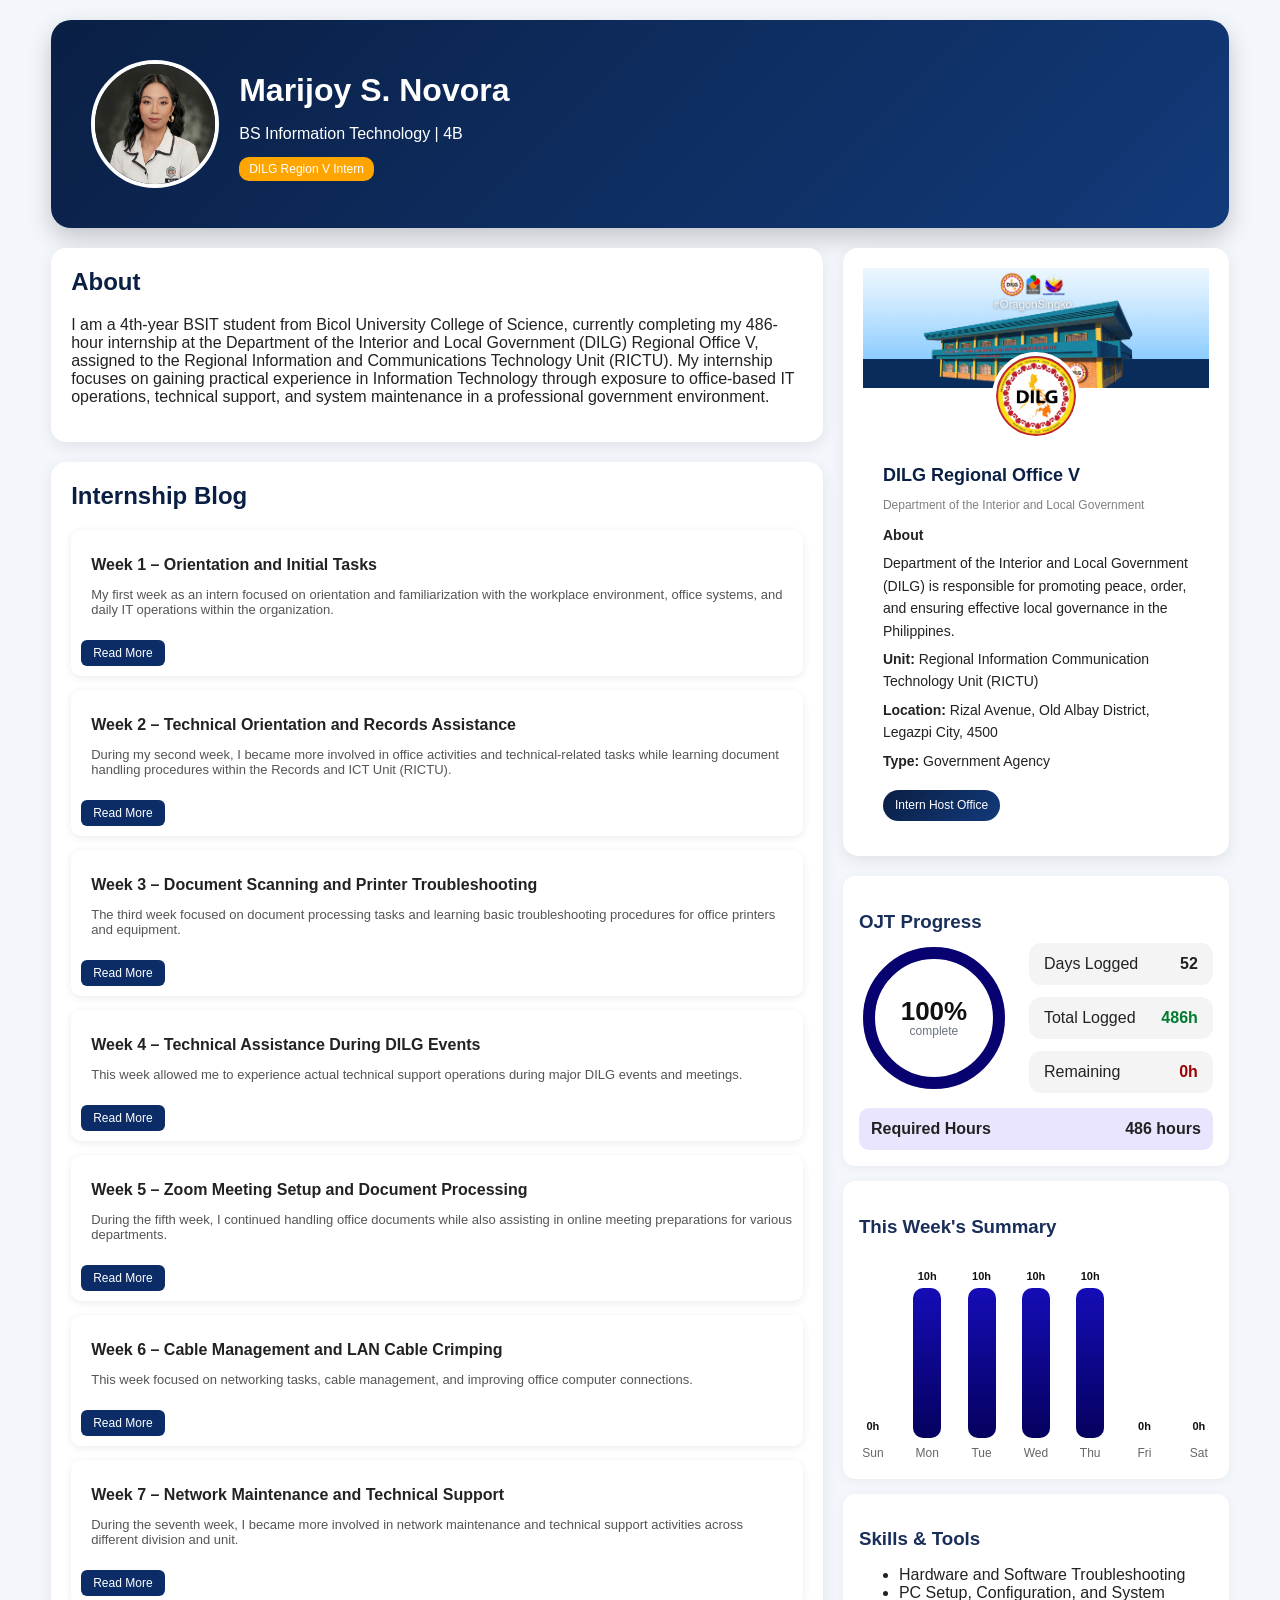
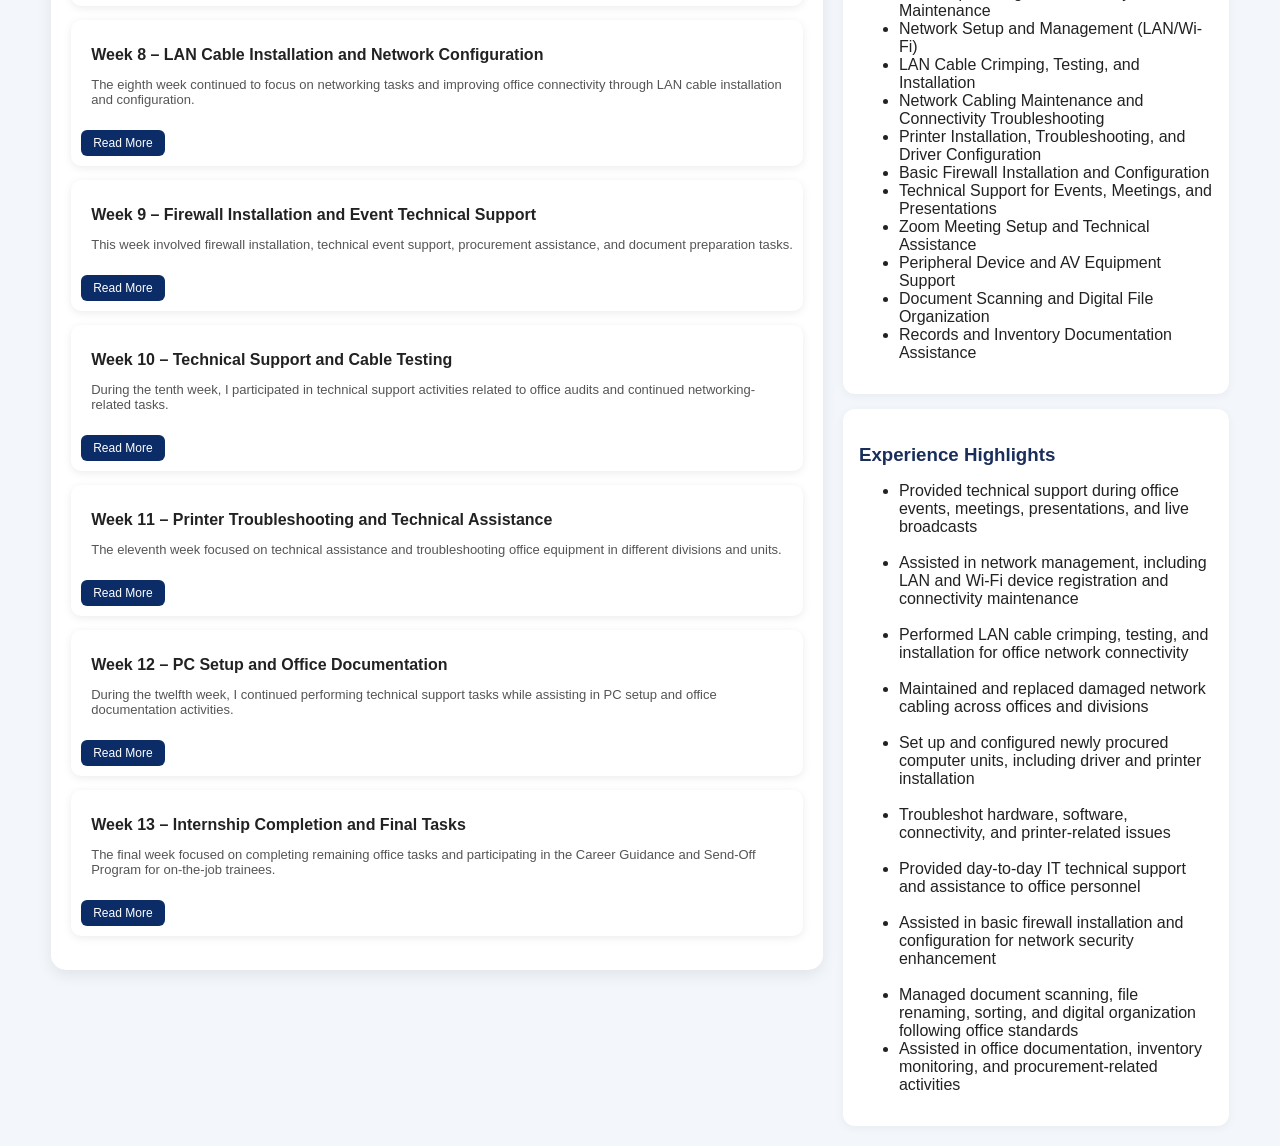
<file: index.html>
<!DOCTYPE html> 
<html> 
    <head> 
        <title>My Internship Blog</title> 
        <link rel="stylesheet" href="style.css"> </head> 

        <body>
            <div class="container">
            
                <!-- TOP PROFILE SECTION -->
                <div class="top-card">
                    <img src="images/profile.jpg" class="profile-img">
            
                    <div class="profile-info">
                        <h1>Marijoy S. Novora</h1>
                        <p>BS Information Technology | 4B</p>
                        <span class="badge"> DILG Region V Intern</span>
                    </div>
                </div>
            
                <!-- MAIN GRID -->
                <div class="grid">
            
                    <!-- LEFT CONTENT -->
                    <div class="main">
            
                        <div class="card">
                            <h2>About</h2>
                            <p>
                              <p>
                                I am a 4th-year BSIT student from Bicol University College of Science, currently completing my 486-hour internship at the Department of the Interior and Local Government (DILG) Regional Office V, assigned to the Regional Information and Communications Technology Unit (RICTU). My internship focuses on gaining practical experience in Information Technology through exposure to office-based IT operations, technical support, and system maintenance in a professional government environment.
                              </p>
                        </div>
            
                        <div class="card">
                            <h2>Internship Blog</h2>

                            <!-- WEEK 1-->
                            <div class="week-card">
                                <h3>Week 1 – Orientation and Initial Tasks</h3>
                              
                                <!-- SHORT PREVIEW -->
                                <p class="preview">
                                  My first week as an intern focused on orientation and familiarization with the workplace environment, office systems, and daily IT operations within the organization.
                                </p>
                              
                                <!-- FULL CONTENT (hidden initially) -->
                                <div class="full-content hidden">
                              
                                  <p><strong>Introduction</strong></p>
                                  <p>
                                    My first week as an intern focused on orientation and familiarization with the workplace environment, office systems, and daily IT operations within the organization. I was introduced to different departments and gained an overview of their functions, responsibilities, and workflows.
                                  </p>
                              
                                  <p><strong>Tasks Accomplished</strong></p>
                                  <p>
                                    During this week, I attended the office orientation and observed the daily operations of the IT unit. I was assigned to organize office and computer equipment, including tools and peripherals used in various tasks and activities. In addition, I visited different departments and units to become more familiar with the workplace environment, personnel, and office processes. These activities helped me understand how each department contributes to the organization’s overall operations.
                                  </p>
                              
                                  <!-- IMAGES SECTION -->
                                  <div class="image-grid">
                                    <img src="Gallery/w1.1.jpg" alt="task 1">
                                    <img src="Gallery/w1.2.jpeg" alt="task 2">
                                    <img src="Gallery/w1.3.jpg" alt="task 3">
                                    <img src="Gallery/w1.4.jpg" alt="task 4">
                                  </div>
                              
                                  <p><strong>Learnings and Reflection</strong></p>
                                  <p>
                                    This week provided me with valuable insights into workplace professionalism, teamwork, and office organization. I learned the importance of maintaining an organized work environment and gained a better understanding of how the IT department supports the daily functions of the organization.
                                  </p>
                              
                                </div>
                              
                                <!-- BUTTON -->
                                <button class="read-more-btn" onclick="toggleReadMore(this)">
                                  Read More
                                </button>
                              </div>

                              <!-- WEEK 2-->
                              <div class="week-card">
                                <h3>Week 2 – Technical Orientation and Records Assistance</h3>
                              
                                <!-- SHORT PREVIEW -->
                                <p class="preview">
                                  During my second week, I became more involved in office activities and technical-related tasks while learning document handling procedures within the Records and ICT Unit (RICTU).
                                </p>
                              
                                <!-- FULL CONTENT (hidden initially) -->
                                <div class="full-content hidden">
                              
                                  <p><strong>Introduction</strong></p>
                                  <p>
                                    During my second week, I became more involved in office activities and technical-related tasks. I was introduced to document handling procedures and learned the proper workflow within the Records and ICT Unit (RICTU).
                                  </p>
                              
                                  <p><strong>Tasks Accomplished</strong></p>
                                  <p>
                                    I attended the Monthly Convocation for the Month of March and assisted in preparing technical equipment used during office activities. I was also assigned to receive and organize papers and documents in the Records Unit. Furthermore, I was oriented on how to properly scan, rename, and sort documents following the office standards and filing procedures.
                                  </p>
                              
                                  <!-- IMAGES SECTION -->
                                  <div class="image-grid">
                                    <img src="Gallery/w2.1.jpg" alt="task 1">
                                    <img src="Gallery/w2.2.jpg" alt="task 2">
                                    <img src="Gallery/w2.3.jpg" alt="task 3">
                                    <img src="Gallery/w2.4.jpg" alt="task 4">
                                  </div>
                              
                                  <p><strong>Learnings and Reflection</strong></p>
                                  <p>
                                    This week enhanced my understanding of document management and administrative processes. I learned the importance of accuracy, organization, and proper file handling in maintaining efficient office operations.
                                  </p>
                              
                                </div>
                              
                                <!-- BUTTON -->
                                <button class="read-more-btn" onclick="toggleReadMore(this)">
                                  Read More
                                </button>
                              </div>

                              <!-- WEEK 3-->
                              <div class="week-card">
                                <h3>Week 3 – Document Scanning and Printer Troubleshooting</h3>
                              
                                <!-- SHORT PREVIEW -->
                                <p class="preview">
                                  The third week focused on document processing tasks and learning basic troubleshooting procedures for office printers and equipment.
                                </p>
                              
                                <!-- FULL CONTENT (hidden initially) -->
                                <div class="full-content hidden">
                              
                                  <p><strong>Introduction</strong></p>
                                  <p>
                                    The third week focused on document processing and learning basic troubleshooting procedures for office equipment.
                              
                                  <p><strong>Tasks Accomplished</strong></p>
                                  <p>
                                    I officially started scanning and organizing office documents assigned by the department. I carefully followed the proper naming and sorting procedures to ensure accurate documentation. In addition, I learned how to troubleshoot and reset printers used in the office.
                                  </p>
                              
                                  <!-- IMAGES SECTION -->
                                  <div class="image-grid">
                                    <img src="Gallery/w3.1.jpg" alt="task 1">
                                    <img src="Gallery/w3.2.jpeg" alt="task 2">
                                    <img src="Gallery/w3.3.jpg" alt="task 3">
                                    <img src="Gallery/w3.4.jpg" alt="task 4">
                                  </div>
                              
                                  <p><strong>Learnings and Reflection</strong></p>
                                  <p>
                                    Through these activities, I improved my attention to detail and developed patience in handling repetitive yet important tasks. I also gained practical knowledge in troubleshooting office equipment, particularly printers.
                                  </p>
                              
                                </div>
                              
                                <!-- BUTTON -->
                                <button class="read-more-btn" onclick="toggleReadMore(this)">
                                  Read More
                                </button>
                              </div>
                              
                              <!-- WEEK 4-->
                              <div class="week-card">
                                <h3>Week 4 – Technical Assistance During DILG Events</h3>
                              
                                <!-- SHORT PREVIEW -->
                                <p class="preview">
                                  This week allowed me to experience actual technical support operations during major DILG events and meetings.
                                </p>
                              
                                <!-- FULL CONTENT (hidden initially) -->
                                <div class="full-content hidden">
                              
                                  <p><strong>Introduction</strong></p>
                                  <p>
                                    This week allowed me to experience actual event technical support and coordination during major DILG activities.
                                  </p>
                              
                                  <p><strong>Tasks Accomplished</strong></p>
                                  <p>
                                    I assisted as part of the technical support team during the Philippine Open Government Partnership 1st Quarter Steering Committee Meeting held at Vela Hotel. I also provided technical assistance during the RDRRMC – Disaster Preparedness Committee 1st Quarter Meeting. My responsibilities included equipment setup, monitoring technical operations, and ensuring the smooth flow of presentations and audio-visual requirements.
                                  </p>
                              
                                  <!-- IMAGES SECTION -->
                                  <div class="image-grid">
                                    <img src="Gallery/w4.1.jpg" alt="task 1">
                                    <img src="Gallery/w4.2.jpg" alt="task 2">
                                    <img src="Gallery/w4.3.jpg" alt="task 3">
                                    <img src="Gallery/w4.4.jpg" alt="task 4">
                                  </div>
                              
                                  <p><strong>Learnings and Reflection</strong></p>
                                  <p>
                                    This experience improved my communication and teamwork skills while exposing me to actual technical event operations. I learned the importance of preparation, coordination, and technical readiness during formal events.
                                  </p>
                              
                                </div>
                              
                                <!-- BUTTON -->
                                <button class="read-more-btn" onclick="toggleReadMore(this)">
                                  Read More
                                </button>
                              </div>

                              <!-- WEEK 5-->
                              <div class="week-card">
                                <h3>Week 5 – Zoom Meeting Setup and Document Processing</h3>
                              
                                <!-- SHORT PREVIEW -->
                                <p class="preview">
                                  During the fifth week, I continued handling office documents while also assisting in online meeting preparations for various departments.
                                </p>
                              
                                <!-- FULL CONTENT (hidden initially) -->
                                <div class="full-content hidden">
                              
                                  <p><strong>Introduction</strong></p>
                                  <p>
                                    During the fifth week, I continued handling office documents while also assisting in online meeting preparations for various departments.
                                  </p>
                              
                                  <p><strong>Tasks Accomplished</strong></p>
                                  <p>
                                    I continued scanning and organizing office documents to maintain proper digital records. Additionally, I assisted in setting up Zoom meetings and preparing technical equipment required for online events and departmental activities.
                                  </p>
                              
                                  <!-- IMAGES SECTION -->
                                  <div class="image-grid">
                                    <img src="Gallery/w5.1.jpg" alt="task 1">
                                    <img src="Gallery/w5.2.jpg" alt="task 2">
                                    <img src="Gallery/w5.3.jpg" alt="task 3">
                                    <img src="Gallery/w5.4.jpg" alt="task 4">
                                  </div>
                              
                                  <p><strong>Learnings and Reflection</strong></p>
                                  <p>
                                    This week enhanced my technical setup skills and increased my confidence in handling virtual meeting platforms. I also improved my ability to multitask and assist in both administrative and technical responsibilities.
                                  </p>
                              
                                </div>
                              
                                <!-- BUTTON -->
                                <button class="read-more-btn" onclick="toggleReadMore(this)">
                                  Read More
                                </button>
                              </div>

                              <!-- WEEK 6-->
                              <div class="week-card">
                                <h3>Week 6 – Cable Management and LAN Cable Crimping</h3>
                              
                                <!-- SHORT PREVIEW -->
                                <p class="preview">
                                  This week focused on networking tasks, cable management, and improving office computer connections.
                                </p>
                              
                                <!-- FULL CONTENT (hidden initially) -->
                                <div class="full-content hidden">
                              
                                  <p><strong>Introduction</strong></p>
                                  <p>
                                    This week focused on networking tasks and improving the organization of office computer connections.
                                  </p>
                              
                                  <p><strong>Tasks Accomplished</strong></p>
                                  <p>
                                    I assisted in organizing tangled cables and fixing PC connections in the BAC Unit to improve workspace organization and connectivity. I also learned how to create and crimp LAN cables for the RICTU server room.
                                  </p>
                              
                                  <!-- IMAGES SECTION -->
                                  <div class="image-grid">
                                    <img src="Gallery/w6.1.jpg" alt="task 1">
                                    <img src="Gallery/w6.2.jpg" alt="task 2">
                                    <img src="Gallery/w6.3.jpg" alt="task 3">
                                    <img src="Gallery/w6.4.jpg" alt="task 4">
                                  </div>
                              
                                  <p><strong>Learnings and Reflection</strong></p>
                                  <p>
                                    This experience strengthened my understanding of basic networking and cable management. I gained hands-on experience in LAN cable crimping and learned the importance of maintaining proper network connections within an office environment.
                                  </p>
                              
                                </div>
                              
                                <!-- BUTTON -->
                                <button class="read-more-btn" onclick="toggleReadMore(this)">
                                  Read More
                                </button>
                              </div>

                              <!-- WEEK 7-->
                              <div class="week-card">
                                <h3>Week 7 – Network Maintenance and Technical Support</h3>
                              
                                <!-- SHORT PREVIEW -->
                                <p class="preview">
                                  During the seventh week, I became more involved in network maintenance and technical support activities across different division and unit.
                                </p>
                              
                                <!-- FULL CONTENT (hidden initially) -->
                                <div class="full-content hidden">
                              
                                  <p><strong>Introduction</strong></p>
                                  <p>
                                    During the seventh week, I became more involved in network-related tasks and technical support activities.
                                  </p>
                              
                                  <p><strong>Tasks Accomplished</strong></p>
                                  <p>
                                    I provided technical assistance during the Convocation for the Month of April. I was also assigned to gather LAN and Wi-Fi addresses of PCs and laptops from the LGMED, GSS, and LGCDD Division. Additionally, I removed damaged LAN cables and installed newly crimped network cables to improve internet connectivity.
                                  </p>
                              
                                  <!-- IMAGES SECTION -->
                                  <div class="image-grid">
                                    <img src="Gallery/w7.1.jpg" alt="task 1">
                                    <img src="Gallery/w7.2.jpg" alt="task 2">
                                    <img src="Gallery/w7.3.jpg" alt="task 3">
                                    <img src="Gallery/w7.4.jpg" alt="task 4">
                                  </div>
                              
                                  <p><strong>Learnings and Reflection</strong></p>
                                  <p>
                                    This week improved my networking knowledge and troubleshooting skills. I learned how proper cable installation and network management contribute to efficient office communication and operations.
                                  </p>
                              
                                </div>
                              
                                <!-- BUTTON -->
                                <button class="read-more-btn" onclick="toggleReadMore(this)">
                                  Read More
                                </button>
                              </div>
                              
                              <!-- WEEK 8-->
                              <div class="week-card">
                                <h3>Week 8 – LAN Cable Installation and Network Configuration</h3>
                              
                                <!-- SHORT PREVIEW -->
                                <p class="preview">
                                  The eighth week continued to focus on networking tasks and improving office connectivity through LAN cable installation and configuration.
                                </p>
                              
                                <!-- FULL CONTENT (hidden initially) -->
                                <div class="full-content hidden">
                              
                                  <p><strong>Introduction</strong></p>
                                  <p>
                                    The eighth week continued to focus on networking tasks and improving office connectivity across different departments.
                                  </p>
                              
                                  <p><strong>Tasks Accomplished</strong></p>
                                  <p>
                                    I gathered LAN and Wi-Fi addresses of PCs and laptops from the RPMO, PDMU, and Legal Unit. I also replaced defective LAN cables and installed newly crimped cables to ensure stable internet and network connections within the offices.
                                  </p>
                              
                                  <!-- IMAGES SECTION -->
                                  <div class="image-grid">
                                    <img src="Gallery/w8.1.jpg" alt="task 1">
                                    <img src="Gallery/w8.2.jpg" alt="task 2">
                                    <img src="Gallery/w8.3.jpg" alt="task 3">
                                    <img src="Gallery/w8.4.jpg" alt="task 4">
                                  </div>
                              
                                  <p><strong>Learnings and Reflection</strong></p>
                                  <p>
                                    This week provided me with additional hands-on experience in network maintenance and cable installation. I also improved my confidence in handling technical tasks independently.
                                  </p>
                              
                                </div>
                              
                                <!-- BUTTON -->
                                <button class="read-more-btn" onclick="toggleReadMore(this)">
                                  Read More
                                </button>
                              </div>

                              <!-- WEEK 9-->
                              <div class="week-card">
                                <h3>Week 9 – Firewall Installation and Event Technical Support</h3>
                              
                                <!-- SHORT PREVIEW -->
                                <p class="preview">
                                  This week involved firewall installation, technical event support, procurement assistance, and document preparation tasks.
                                </p>
                              
                                <!-- FULL CONTENT (hidden initially) -->
                                <div class="full-content hidden">
                              
                                  <p><strong>Introduction</strong></p>
                                  <p>
                                    This week involved both technical setup tasks and participation in office events and procurement-related activities.
                                  </p>
                              
                                  <p><strong>Tasks Accomplished</strong></p>
                                  <p>
                                    I assisted in setting up and installing firewalls on newly procured PC sets to improve network security. I also served as technical support during the CY 2026 LTIA Regional Calibration event. Aside from technical duties, I helped canvass items for procurement and edited supplier requirements and documents submitted through email for the DILG RICTU. I also assisted during the live broadcast of Balangibog Episode 19.
                                  </p>
                              
                                  <!-- IMAGES SECTION -->
                                  <div class="image-grid">
                                    <img src="Gallery/w9.1.jpg" alt="task 1">
                                    <img src="Gallery/w9.2.jpg" alt="task 2">
                                    <img src="Gallery/w9.3.jpg" alt="task 3">
                                    <img src="Gallery/w9.4.jpg" alt="task 4">
                                  </div>
                              
                                  <p><strong>Learnings and Reflection</strong></p>
                                  <p>
                                    This week exposed me to a wider range of technical and administrative responsibilities. I learned the importance of cybersecurity, proper coordination during events, and accurate document preparation in office operations.
                                  </p>
                              
                                </div>
                              
                                <!-- BUTTON -->
                                <button class="read-more-btn" onclick="toggleReadMore(this)">
                                  Read More
                                </button>
                              </div>

                              <!-- WEEK 10-->
                              <div class="week-card">
                                <h3>Week 10 – Technical Support and Cable Testing</h3>
                              
                                <!-- SHORT PREVIEW -->
                                <p class="preview">
                                  During the tenth week, I participated in technical support activities related to office audits and continued networking-related tasks.
                                </p>
                              
                                <!-- FULL CONTENT (hidden initially) -->
                                <div class="full-content hidden">
                              
                                  <p><strong>Introduction</strong></p>
                                  <p>
                                    During the tenth week, I participated in technical support activities related to office audits and continued networking tasks.
                                  </p>
                              
                                  <p><strong>Tasks Accomplished</strong></p>
                                  <p>
                                    I assisted as technical support during the Conduct of Management Audit of the Procurement System of DILG Regional Offices and Management and Operations Audit of the Capacity Development Program of the LG Sector of the Department. I also renamed scanned files following the proper filename format and performed LAN cable crimping and cable testing for newly created network cables.
                                  </p>
                              
                                  <!-- IMAGES SECTION -->
                                  <div class="image-grid">
                                    <img src="Gallery/w10.1.jpg" alt="task 1">
                                    <img src="Gallery/w10.2.jpg" alt="task 2">
                                    <img src="Gallery/w10.3.jpg" alt="task 3">
                                    <img src="Gallery/w10.4.jpg" alt="task 4">
                                  </div>
                              
                                  <p><strong>Learnings and Reflection</strong></p>
                                  <p>
                                    This week enhanced my attention to detail and strengthened my technical troubleshooting skills. I also learned the importance of proper documentation and reliable network connections in maintaining smooth office operations.
                                  </p>
                                </div>
                              
                                <!-- BUTTON -->
                                <button class="read-more-btn" onclick="toggleReadMore(this)">
                                  Read More
                                </button>
                              </div>

                              <!-- WEEK 11-->
                              <div class="week-card">
                                <h3>Week 11 – Printer Troubleshooting and Technical Assistance</h3>
                              
                                <!-- SHORT PREVIEW -->
                                <p class="preview">
                                  The eleventh week focused on technical assistance and troubleshooting office equipment in different divisions and units.
                                </p>
                              
                                <!-- FULL CONTENT (hidden initially) -->
                                <div class="full-content hidden">
                              
                                  <p><strong>Introduction</strong></p>
                                  <p>
                                    The eleventh week focused on technical assistance and troubleshooting office equipment in different Units and Divisions.
                                  </p>
                              
                                  <p><strong>Tasks Accomplished</strong></p>
                                  <p>
                                    I provided technical assistance during the Convocation for the Month of May. I was also assigned to troubleshoot and reset printers in the Commission on Audit Unit. Additionally, I repaired and configured printers in the Office of the Chief Administrative Officer.
                                  </p>
                              
                                  <!-- IMAGES SECTION -->
                                  <div class="image-grid">
                                    <img src="Gallery/w11.1.jpeg" alt="task 1">
                                    <img src="Gallery/w11.2.jpg" alt="task 2">
                                    <img src="Gallery/w11.3.jpg" alt="task 3">
                                    <img src="Gallery/w11.4.jpg" alt="task 4">
                                  </div>
                              
                                  <p><strong>Learnings and Reflection</strong></p>
                                  <p>
                                    This week improved my problem-solving and troubleshooting skills, particularly in handling printers and office equipment. It also increased my confidence in performing technical support tasks and assisting office personnel with their technical concerns.
                                  </p>
                              
                                </div>
                              
                                <!-- BUTTON -->
                                <button class="read-more-btn" onclick="toggleReadMore(this)">
                                  Read More
                                </button>
                              </div>

                              <!-- WEEK 12-->
                              <div class="week-card">
                                <h3>Week 12 – PC Setup and Office Documentation</h3>
                              
                                <!-- SHORT PREVIEW -->
                                <p class="preview">
                                  During the twelfth week, I continued performing technical support tasks while assisting in PC setup and office documentation activities.
                                </p>
                              
                                <!-- FULL CONTENT (hidden initially) -->
                                <div class="full-content hidden">
                              
                                  <p><strong>Introduction</strong></p>
                                  <p>
                                    During the twelfth week, I continued performing technical support tasks while also assisting in office documentation activities.
                                  </p>
                              
                                  <p><strong>Tasks Accomplished</strong></p>
                                  <p>
                                    I assisted in setting up a newly procured PC set in the HR Department and installed the necessary printer drivers to ensure proper functionality and connectivity. In addition, I was assigned to take pictures and document the data cabinets located in different offices and divisions for inventory and monitoring purposes.
                                  </p>>
                              
                                  <!-- IMAGES SECTION -->
                                  <div class="image-grid">
                                    <img src="Gallery/w12.1.jpg" alt="task 1">
                                    <img src="Gallery/w12.2.jpg" alt="task 2">
                                    <img src="Gallery/w12.3.jpg" alt="task 3">
                                    <img src="Gallery/w12.4.jpg" alt="task 4">
                                  </div>
                              
                                  <p><strong>Learnings and Reflection</strong></p>
                                  <p>
                                    This week enhanced my technical setup skills and improved my understanding of hardware and printer configuration. I also learned the importance of proper office documentation and inventory management in maintaining organized workplace operations.
                                  </p>
                              
                                </div>
                              
                                <!-- BUTTON -->
                                <button class="read-more-btn" onclick="toggleReadMore(this)">
                                  Read More
                                </button>
                              </div>

                              <!-- WEEK 13-->
                              <div class="week-card">
                                <h3>Week 13 – Internship Completion and Final Tasks</h3>
                              
                                <!-- SHORT PREVIEW -->
                                <p class="preview">
                                  The final week focused on completing remaining office tasks and participating in the Career Guidance and Send-Off Program for on-the-job trainees.
                                </p>
                              
                                <!-- FULL CONTENT (hidden initially) -->
                                <div class="full-content hidden">
                              
                                  <p><strong>Introduction</strong></p>
                                  <p>
                                    The final week of my internship focused on completing pending tasks and participating in the closing activities for on-the-job trainees.
                                  </p>
                              
                                  <p><strong>Tasks Accomplished</strong></p>
                                  <p>
                                    I attended the Career Guidance and Send-Off Program for On-the-Job Trainees, where I shared my internship experiences and received my Certificate of Completion. I also finalized the renaming and organization of scanned documents under the RICTU to ensure proper file management and documentation.
                                  </p>
                              
                                  <!-- IMAGES SECTION -->
                                  <div class="image-grid">
                                    <img src="Gallery/w13.1.jpeg" alt="task 1">
                                    <img src="Gallery/w13.2.jpeg" alt="task 2">
                                    <img src="Gallery/w13.3.jpg" alt="task 3">
                                    <img src="Gallery/w13.4.jpg" alt="task 4">
                                  </div>
                              
                                  <p><strong>Learnings and Reflection</strong></p>
                                  <p>
                                    This week gave me the opportunity to reflect on my internship journey and recognize the skills and experiences I gained throughout the training period. Completing my assigned tasks and participating in the send-off program marked a meaningful conclusion to my internship experience.
                                  </p>
                              
                                </div>
                              
                                <!-- BUTTON -->
                                <button class="read-more-btn" onclick="toggleReadMore(this)">
                                  Read More
                                </button>
                              </div>

                        </div>
            
                    </div>
            
            <!-- RIGHT SIDEBAR -->
                <div class="side">

                    <div class="card fb-office">

                        <!-- COVER PHOTO -->
                        <div class="cover-photo">
                            <img src="images/dilgcover.png" alt="Office Cover">
                        </div>

                        <!-- PROFILE PIC -->
                        <div class="dilg-profile-pic">
                            <img src="images/dilglogo.png" alt="DILG Logo">
                        </div>

                        <!-- INFO -->
                        <div class="dilg-info">
                            <h2>DILG Regional Office V</h2>
                            <p class="subtitle">Department of the Interior and Local Government</p>
                            <div class="dilg-details">
                                <div class="about-section">
                                    <p><strong>About</strong> 
                                        <p>Department of the Interior and Local Government (DILG) is responsible for promoting peace, order, and ensuring effective local governance in the Philippines.</p> 
                                <p><strong>Unit:</strong> Regional Information Communication Technology Unit (RICTU)</p>
                                <p><strong>Location:</strong> Rizal Avenue, Old Albay District, Legazpi City, 4500</p>
                                <p><strong>Type:</strong> Government Agency</p>
                            </div>

                            <span class="dilg-badge">Intern Host Office</span>
                        </div>

                    </div>

                </div> 

                <!-- RIGHT SIDE EXTRA CONTENT -->
                    <div class="side-card progress-card">

                        <h3>OJT Progress</h3>
                    
                        <div class="progress-content">
                    
                            <!-- DONUT -->
                            <div class="progress-circle">

                                <div class="circle-wrapper">
                            
                                    <svg width="150" height="150">
                                        <circle cx="75" cy="75" r="65" class="bg"></circle>
                                        <circle cx="75" cy="75" r="65" class="progress" id="progressCircle"></circle>
                                    </svg>
                            
                                    <div class="circle-text">
                                        <span id="percent">0%</span>
                                        <small>complete</small>
                                    </div>
                            
                                </div>
                            
                            </div>
                    
                            <!-- DETAILS -->
                            <div class="progress-details">
                                <div class="info">
                                    <span>Days Logged</span>
                                    <strong id="days">52</strong>
                                </div>
                    
                                <div class="info">
                                    <span>Total Logged</span>
                                    <strong class="green" id="logged"></strong>
                                </div>
                    
                                <div class="info">
                                    <span>Remaining</span>
                                    <strong class="red" id="remaining">0</strong>
                                </div>
                            </div>
                    
                        </div>
                    
                        <div class="required">
                            <span>Required Hours</span>
                            <strong id="required">486 hours</strong>
                        </div>
                    
                    </div>
                    
                    <!-- WEEKLY GRAPH -->
                    <div class="side-card">
                      <h3>This Week's Summary</h3>

                      <div class="chart">

                          <div class="bar" data-hour="0">
                              <div class="bar-value">0h</div>
                              <span>Sun</span>
                          </div>

                          <div class="bar" data-hour="15">
                              <div class="bar-value">10h</div>
                              <span>Mon</span>
                          </div>

                          <div class="bar" data-hour="15">
                              <div class="bar-value">10h</div>
                              <span>Tue</span>
                          </div>

                          <div class="bar" data-hour="15">
                              <div class="bar-value">10h</div>
                              <span>Wed</span>
                          </div>

                          <div class="bar" data-hour="15">
                              <div class="bar-value">10h</div>
                              <span>Thu</span>
                          </div>

                          <div class="bar" data-hour="0">
                              <div class="bar-value">0h</div>
                              <span>Fri</span>
                          </div>

                          <div class="bar" data-hour="0">
                              <div class="bar-value">0h</div>
                              <span>Sat</span>
                          </div>

                      </div>
                    </div>
                    
                    <!-- SKILLS & TOOLS -->
                    <div class="side-card">

                      <h3>Skills & Tools</h3>
                      <ul>
                          <li>Hardware and Software Troubleshooting</li>
                          <li>PC Setup, Configuration, and System Maintenance</li>
                          <li>Network Setup and Management (LAN/Wi-Fi)</li>
                          <li>LAN Cable Crimping, Testing, and Installation</li>
                          <li>Network Cabling Maintenance and Connectivity Troubleshooting</li>
                          <li>Printer Installation, Troubleshooting, and Driver Configuration</li>
                          <li>Basic Firewall Installation and Configuration</li>
                          <li>Technical Support for Events, Meetings, and Presentations</li>
                          <li>Zoom Meeting Setup and Technical Assistance</li>
                          <li>Peripheral Device and AV Equipment Support</li>
                          <li>Document Scanning and Digital File Organization</li>
                          <li>Records and Inventory Documentation Assistance</li>
                      </ul>
                  
                  </div>
                  
                  <!-- EXPERIENCE HIGHLIGHTS -->
                  <div class="side-card">
                  
                      <h3>Experience Highlights</h3>
                      <ul>
                          <li>Provided technical support during office events, meetings, presentations, and live broadcasts</li>
                          <br>
                  
                          <li>Assisted in network management, including LAN and Wi-Fi device registration and connectivity maintenance</li>
                          <br>
                  
                          <li>Performed LAN cable crimping, testing, and installation for office network connectivity</li>
                          <br>
                  
                          <li>Maintained and replaced damaged network cabling across offices and divisions</li>
                          <br>
                  
                          <li>Set up and configured newly procured computer units, including driver and printer installation</li>
                          <br>
                  
                          <li>Troubleshot hardware, software, connectivity, and printer-related issues</li>
                          <br>
                  
                          <li>Provided day-to-day IT technical support and assistance to office personnel</li>
                          <br>
                  
                          <li>Assisted in basic firewall installation and configuration for network security enhancement</li>
                          <br>
                  
                          <li>Managed document scanning, file renaming, sorting, and digital organization following office standards</li>

                  
                          <li>Assisted in office documentation, inventory monitoring, and procurement-related activities</li>
                      </ul>
                  
                  </div>
            </div>

            <script src="script.js"></script>
</body>
</file>
<file: style.css>
body {
    margin: 0;
    font-family: 'Segoe UI', sans-serif;
    background: #f3f6fb;
    color: #222;
}

/* CONTAINER */
.container {
    width: 92%;
    margin: auto;
    padding: 20px 0;
}

/* TOP CARD */
.top-card {
    display: flex;
    align-items: center;
    gap: 20px;
    background: linear-gradient(135deg, #0a1f44, #123a7a);
    padding: 40px;
    border-radius: 20px;
    color: white;
    box-shadow: 0 10px 25px rgba(0,0,0,0.2);
}

.profile-img {
    width: 120px;
    height: 120px;
    border-radius: 50%;
    border: 4px solid white;
}

.profile-info h1 {
    margin: 0;
}

.badge {
    background: orange;
    padding: 5px 10px;
    border-radius: 10px;
    font-size: 12px;
}

/* GRID LAYOUT */
.grid {
    display: grid;
    grid-template-columns: 2fr 1fr;
    gap: 20px;
    margin-top: 20px;
}

/* CARDS */
.card {
    background: white;
    padding: 20px;
    border-radius: 15px;
    box-shadow: 0 5px 15px rgba(0,0,0,0.08);
    margin-bottom: 20px;
}

.card h2 {
    margin-top: 0;
    color: #0a1f44;
}

/* BLOG */
.week-card {
    background: #fff;
    padding: 10px;
    border-radius: 10px;
    margin-bottom: 14px;
    box-shadow: 0 2px 8px rgba(0,0,0,0.08);
}

.week-card h3 {
    font-size: 16px;
    margin-bottom: 8px;
    margin-left: 10px;
}

.week-card {
    transition: 0.2s ease;
}

.week-card:hover {
    transform: translateY(-3px);
    box-shadow: 0 6px 18px rgba(0,0,0,0.12);
}

.preview {
    font-size: 13px;
    margin-left: 10px;
    color: #555;
}

.full-content {
    margin-top: 10px;
    margin-left: 30px;
    margin-right: 30px;
    font-size: 13px;
    color: #000000;
}

.hidden {
    display: none;
}

/* BUTTON */
.read-more-btn {
    margin-top: 10px;
    padding: 6px 12px;
    border: none;
    background: #0b2c66;
    color: white;
    border-radius: 6px;
    font-size: 12px;
    cursor: pointer;
}

.read-more-btn:hover {
    background: orange;
}

/* IMAGE GRID */
.image-grid {
    display: grid;
    grid-template-columns: repeat(2, 1fr);
    gap: 8px;
    margin: 10px 0;
}

.image-grid img {
    width: 100%;
    height: 350px;
    object-fit: cover;
    border-radius: 8px;
}

.side-card {
    background: #ffffff;
    padding: 16px;
    margin-top: 15px;
    border-radius: 12px;
    box-shadow: 0 2px 8px rgba(0,0,0,0.08);
    text-align: left;
}

.side-card h3 {
    margin-bottom: 10px;
    color: #1a2e5a;
}

.progress-card {
    padding: 20px;
}

.progress-content {
    display: flex;
    align-items: center;
    gap: 20px;
}

/* DONUT */
.progress {
    stroke: #080270; /* fallback muna */
    stroke-width: 12;
    fill: none;
    stroke-linecap: round;

    stroke-dasharray: 408;
    stroke-dashoffset: 408;

    transition: stroke-dashoffset 1.5s ease;
}

svg {
    transform: rotate(-90deg);
}

circle {
    fill: none;
    stroke-width: 12;
}

.bg {
    stroke: #e5e7eb;
}

.progress-details {
    flex: 1;
    display: flex;
    flex-direction: column;
    gap: 12px; /* spacing */
    
}
.progress-circle {
    display: flex;
    justify-content: center;
    align-items: center;
}

/* IMPORTANT: this is the positioning anchor */
.circle-wrapper {
    position: relative;
    width: 150px;
    height: 150px;
}

/* TEXT CENTER */
.circle-text {
    position: absolute;
    top: 50%;
    left: 50%;
    transform: translate(-50%, -50%);
    text-align: center;
    z-index: 5;
    pointer-events: none;

    display: flex;
    flex-direction: column;
    align-items: center;
    justify-content: center;
}

.circle-text span {
    font-size: 26px;
    font-weight: bold;
    color: #111;
    line-height: 1;
}

.circle-text small {
    font-size: 12px;
    color: #6b7280;
}

/* DETAILS */
.info {
    background: #f4f4f4;
    padding: 12px 15px;
    border-radius: 12px;
    display: flex;
    justify-content: space-between;
    align-items: center;
}

.green { color: #007c2e; }
.red { color: #9e0303; }

/* REQUIRED */
.required {
    margin-top: 15px;
    padding: 12px;
    background: #e9e5ff;
    border-radius: 10px;
    display: flex;
    justify-content: space-between;
    font-weight: bold;
}

.side-card {
    padding: 16px;
    background: #fff;
    border-radius: 12px;
    box-shadow: 0 2px 10px rgba(0,0,0,0.05);
}

/* CHART CONTAINER */
.chart {
    display: flex;
    align-items: flex-end;
    justify-content: space-between;
    height: 180px;
    margin-top: 20px;
    padding-bottom: 25px;
}

/* BAR */
.bar {
    width: 28px;
    background: linear-gradient(180deg, #150cb6, #05015e);
    border-radius: 10px;
    position: relative;
    height: 0px;
    transition: height 0.6s ease;
}

/* LABEL (DAY) */
.bar span {
    position: absolute;
    bottom: -22px;
    left: 50%;
    transform: translateX(-50%);
    font-size: 12px;
    color: #666;
}

/* VALUE (HOURS ABOVE BAR) */
.bar-value {
    position: absolute;
    top: -18px;
    left: 50%;
    transform: translateX(-50%);
    font-size: 11px;
    font-weight: 600;
    color: #111;
}

/* FACEBOOK STYLE OFFICE PROFILE */
.dilg-office {
    padding: 0;
    overflow: hidden;
}

/* COVER PHOTO */
.cover-photo img {
    width: 100%;
    height: 120px;
    object-fit: cover;
}

/* PROFILE PIC */
.dilg-profile-pic {
    display: flex;
    justify-content: center;
    margin-top: -40px;
}

.dilg-profile-pic img {
    width: 80px;
    height: 80px;
    border-radius: 50%;
    border: 4px solid white;
    object-fit: cover;
    background: white;
}

/* INFO */
.dilg-info {
    text-align: left;   
    padding: 15px 20px;
}

.dilg-info h2 {
    margin: 10px 0 5px;
    color: #0a1f44;
    font-size: 18px;
}

.subtitle {
    font-size: 12px;
    color: gray;
    margin-bottom: 12px;
}

.dilg-details {
    font-size: 14px;
    line-height: 1.6;   /* adds breathing space */
    margin-top: 10px;
}

.dilg-details p {
    margin: 6px 0;
}

/* BADGE */
.dilg-badge {
    display: inline-block;
    margin-top: 12px;
    background: linear-gradient(135deg, #0a1f44, #123a7a);
    color: white;
    padding: 6px 12px;
    border-radius: 20px;
    font-size: 12px;
}
</file>
